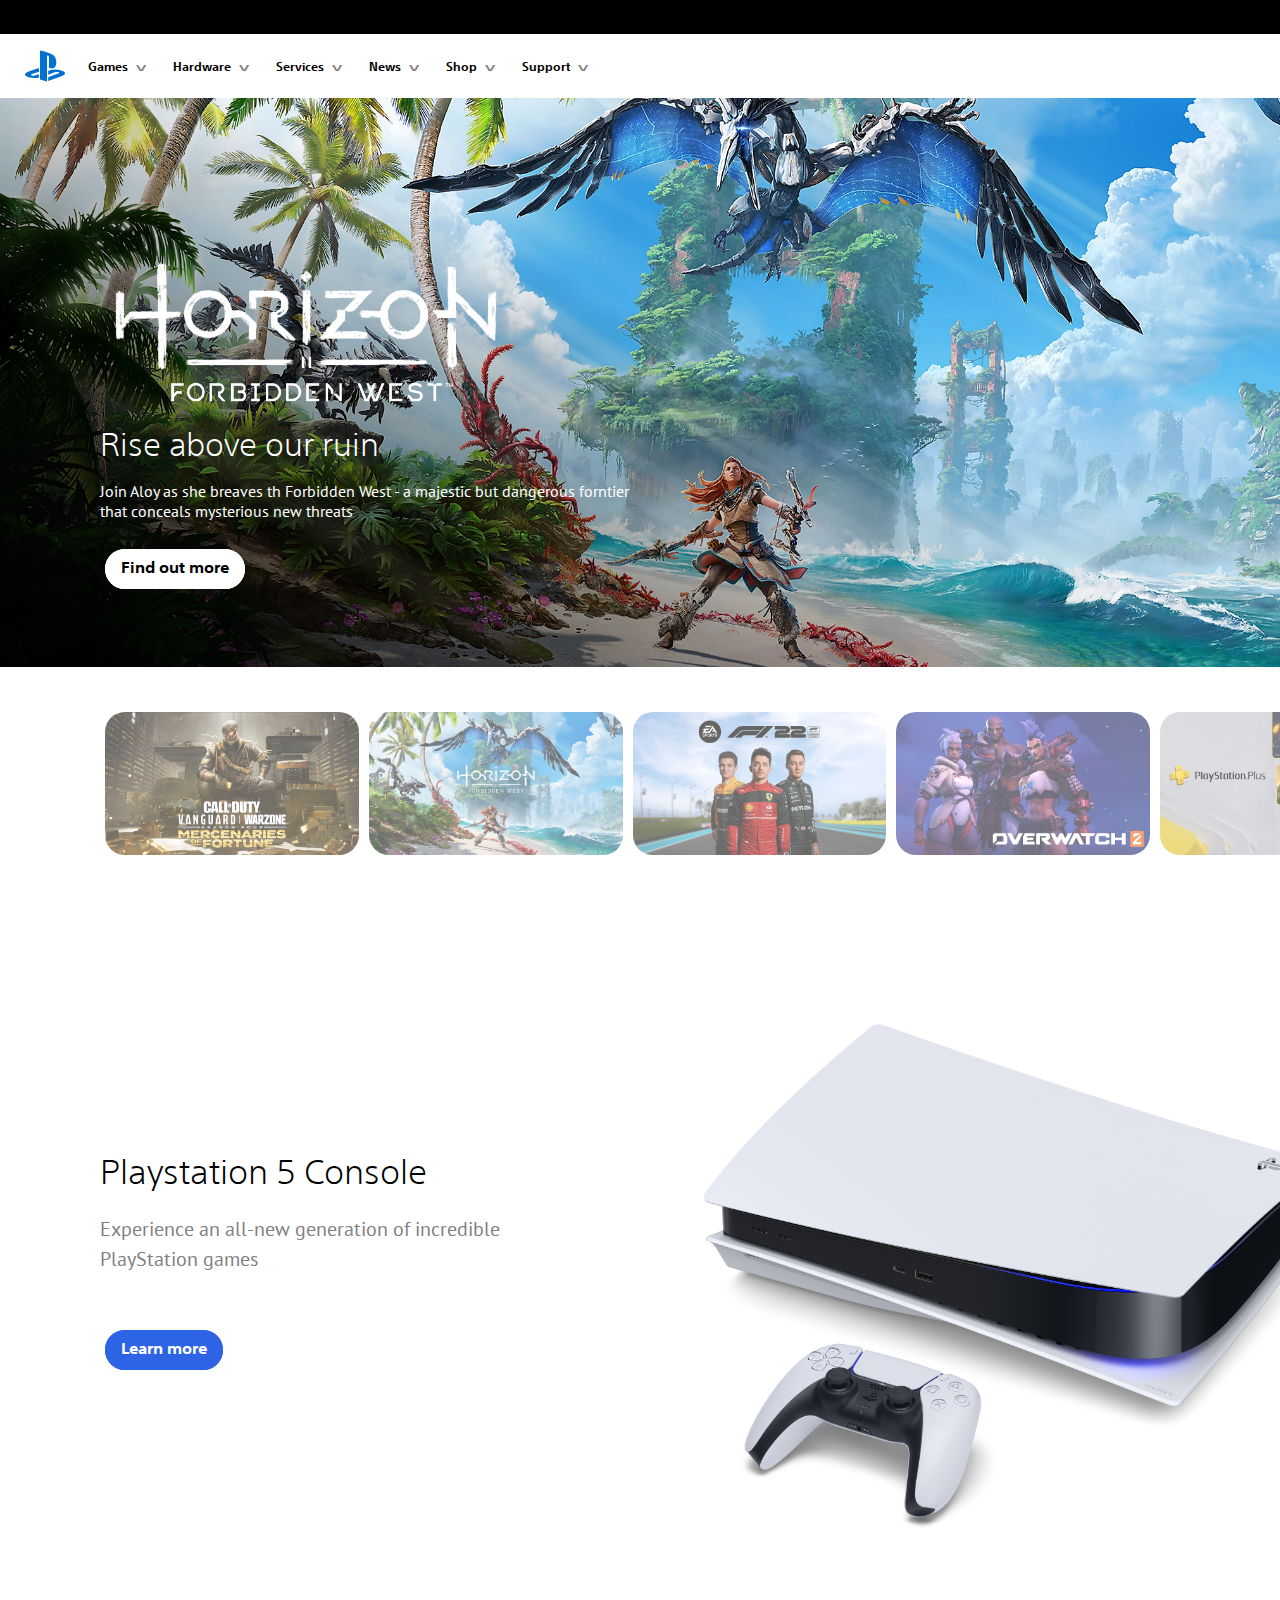
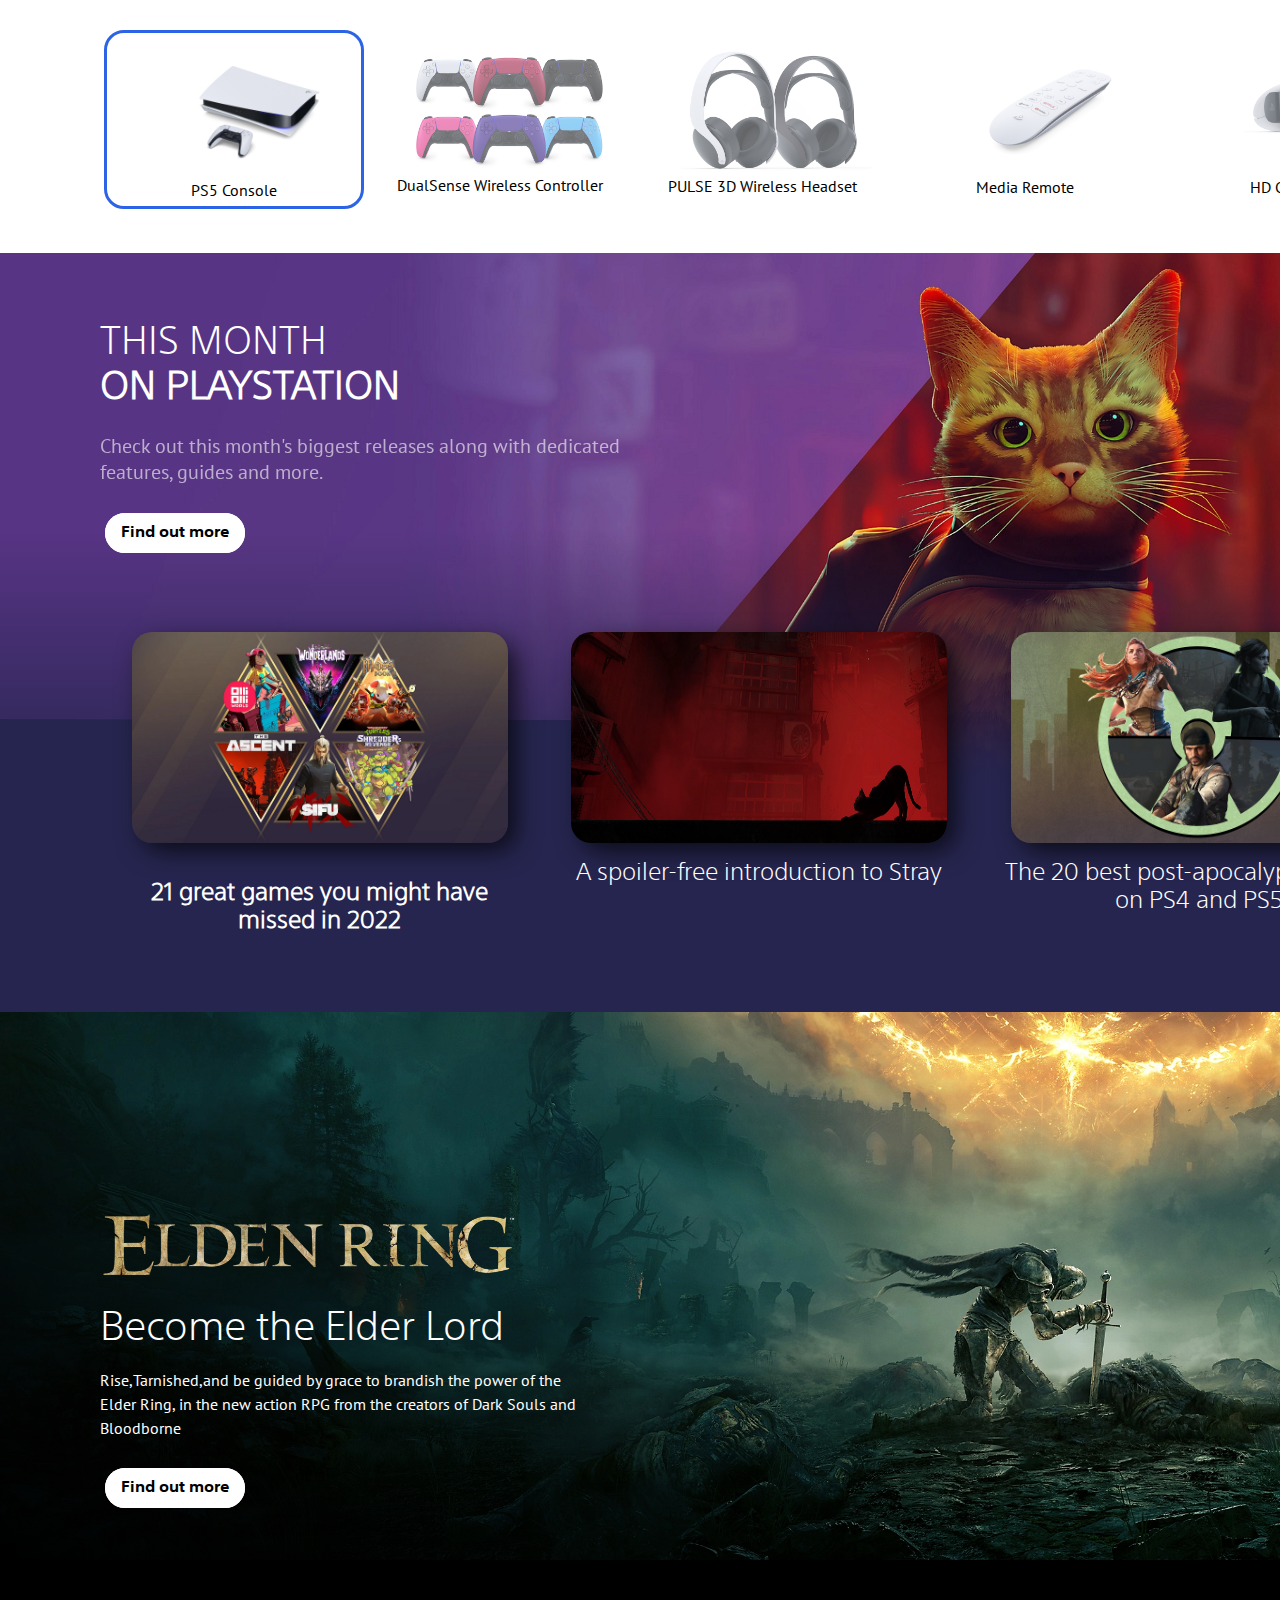
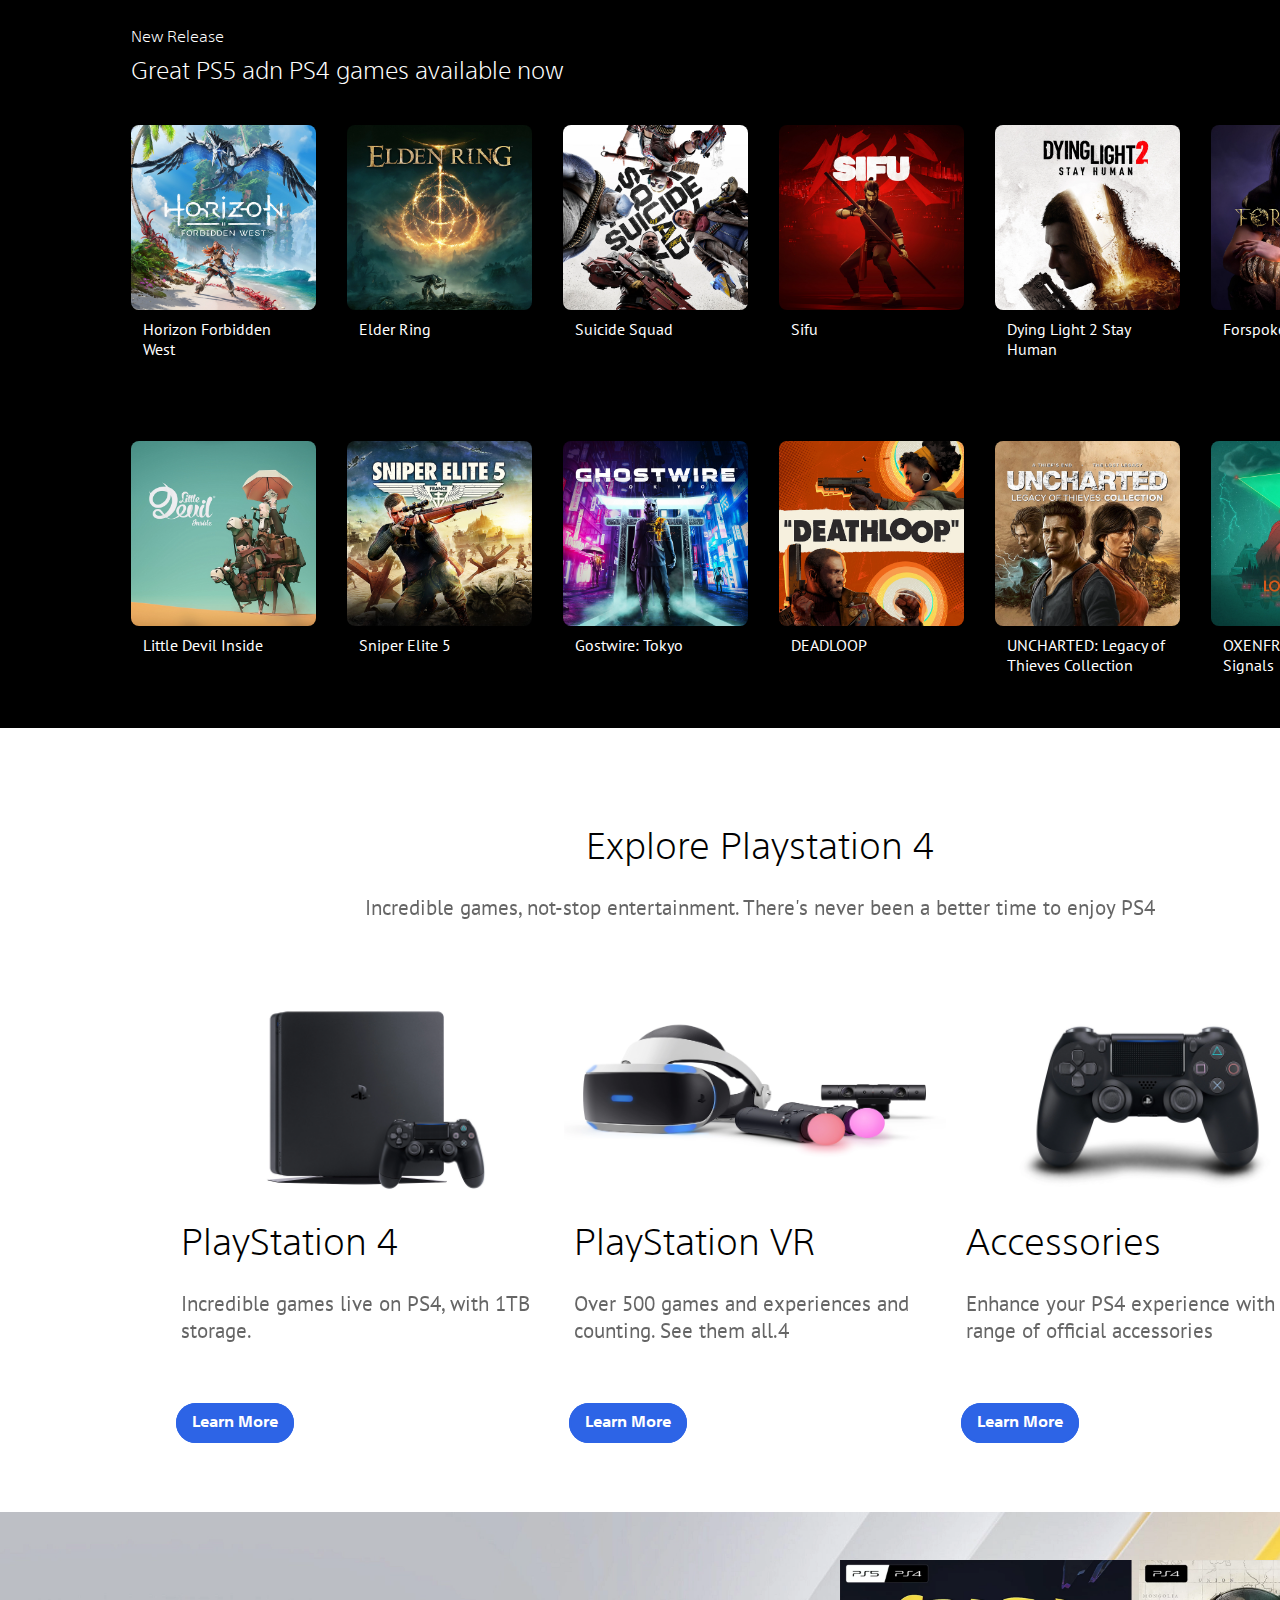
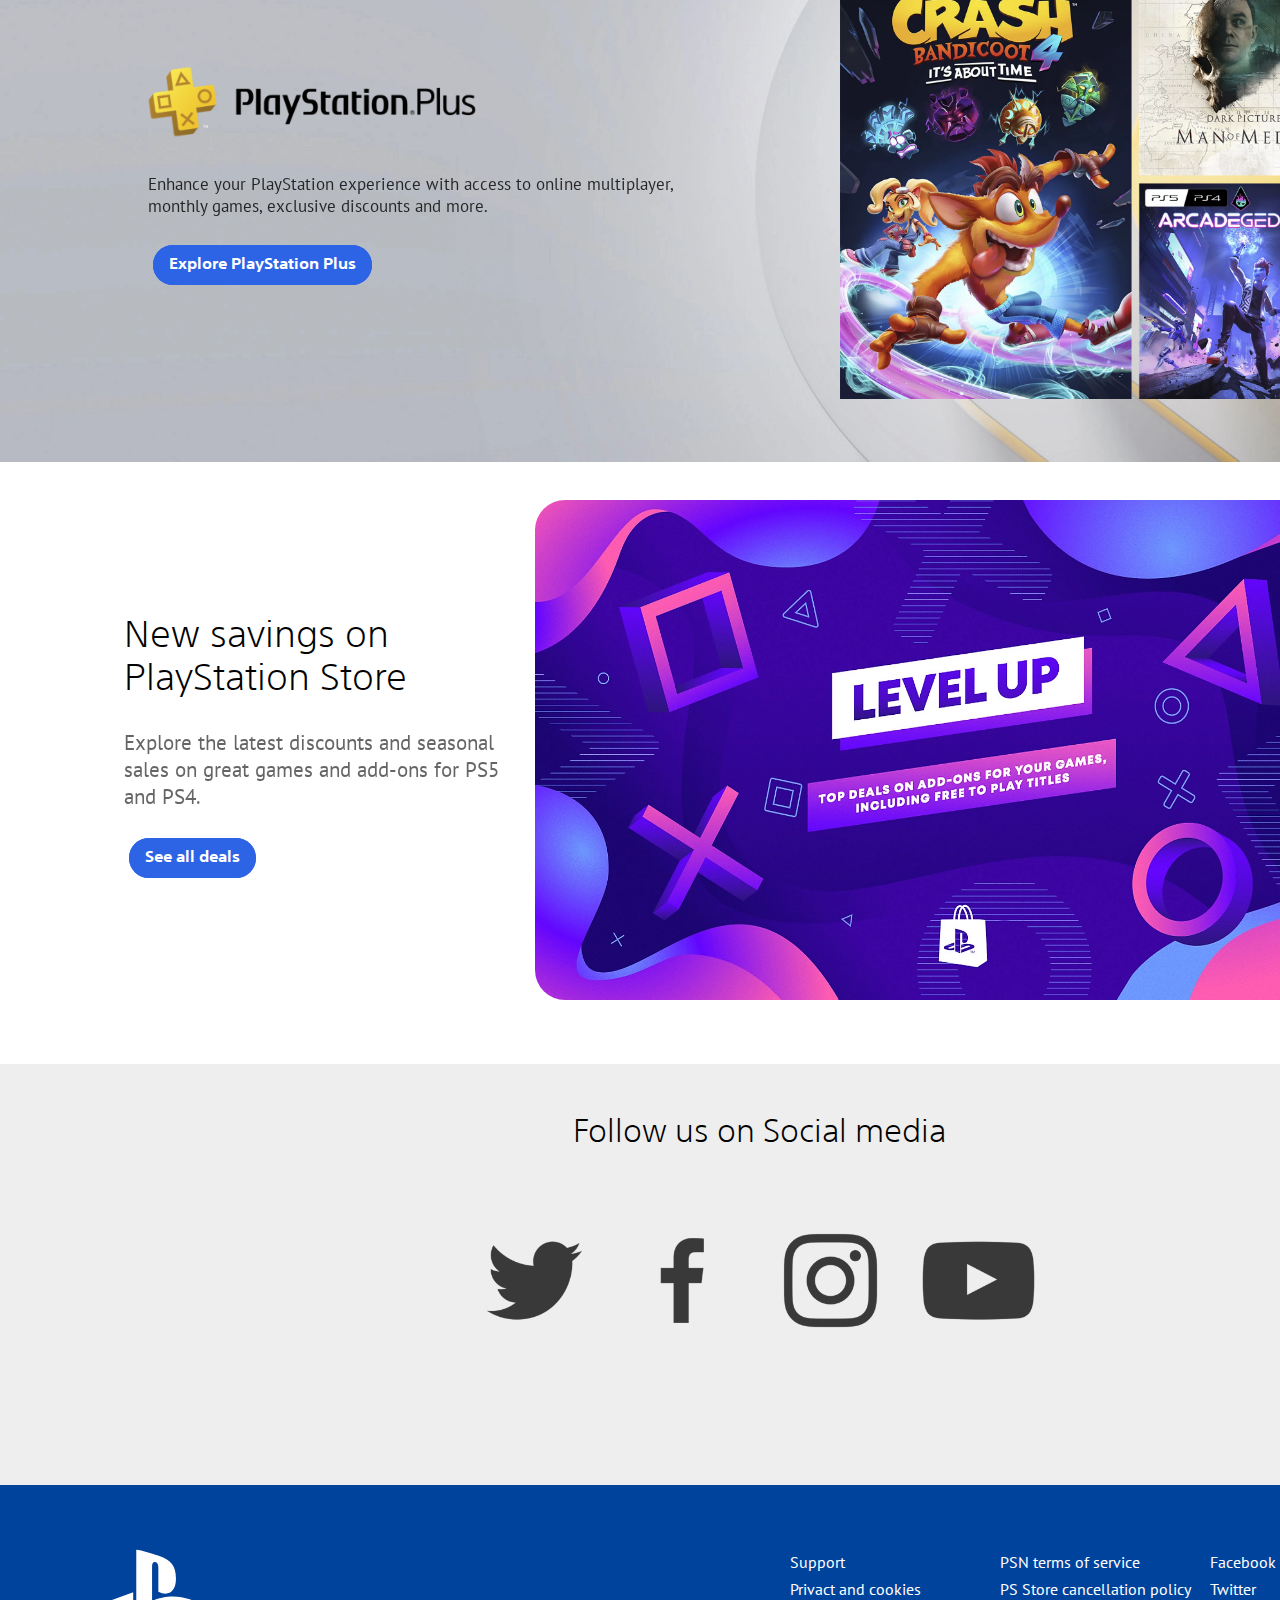
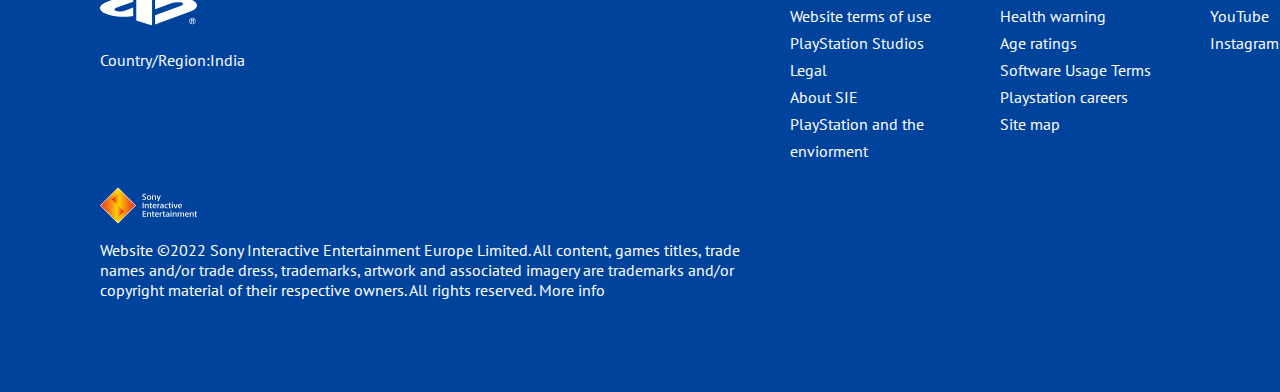
<file: index.html>
<!DOCTYPE html>
<html lang="en">
<head>
    <meta charset="UTF-8">
    <meta http-equiv="X-UA-Compatible" content="IE=edge">
    <meta name="viewport" content="width=device-width, initial-scale=1.0">
    <title>playstation</title>
    <link rel="stylesheet" href="play.css">

</head>
<body>

  <div class="sonybar">
    <div>
      <img class="sonylogo" src="images/sony_logo.svg" alt="">
    </div>
    </div>
  
    <header>
      <div class="logo">
        <img src="images/ps-logo.svg" alt="">
      </div>
      <div class="nav-links">
        <p class="nav-list">Games<span class="arrow">></span></p>
        <p class="nav-list">Hardware <span class="arrow">></span></p>
        <p class="nav-list">Services <span class="arrow">></span></p>
        <p class="nav-list">News <span class="arrow">></span></p>
        <p class="nav-list">Shop <span class="arrow">></span></p>
        <p class="nav-list">Support <span class="arrow">></span></p>
      </div>
      <div class="sign-div">
        <button class="sign-in-btn">Sign In</button>
      </div>
      <div>
        <img class="search-icon" src="images/sarch.svg" alt="">
      </div>
    </header>
    

    <div class="imghome">
       
        <div class="home-cont">

          <div class="home-logo-img">
          </div>
            <div class="home-head">
              <h1>Rise above our ruin</h1>
              <p class="home-dis">Join Aloy as she breaves th Forbidden West - a majestic but dangerous forntier that conceals mysterious new threats</p>
            </div>
            <button class="btn btn-border-pop">Find out more</button>
        </div>
    </div>

    <div class="row">
        <div class="column">
          <img class="roundedImg" src="images/call-of-duty-vanguard-s4-keyart-01-ps4-ps5-16jun22$en.webp" alt="Snow" style="width:100%">
        </div>
        <div class="column">
          <img class="roundedImg" src="images/horizon-forbidden-west-keyart-01-12may21$en.webp" alt="Forest" style="width:100%">
        </div>
        <div class="column">
          <img class="roundedImg" src="images/F1-22-SE-listing-thumb-en-02-21jun22.webp" alt="Mountains" style="width:100%">
        </div>
        <div class="column">
          <img class="roundedImg" src="images/overwatch-2-keyart-01-ps4-ps5-en-27jun22.webp" alt="Mountains" style="width:100%">
        </div>
        <div class="column">
          <img class="roundedImg" src="images/ps-plus-launch-keyart-01-en-18may22.webp" alt="Mountains" style="width:100%">
        </div>
      </div>

      <div class="con">
        <div class="ply-5">
          <div class="ps5-head">
            <h1>Playstation 5 Console</h1>
          </div>
          <div class="ps5-sub">

            <p>Experience an all-new generation of incredible</p>
            <p>PlayStation games</p>
          </div>

            <button class="btn2 btn-border-pop-blue">Learn more</button>
        </div>
        <div class="ps5-img">
           
        </div>
      </div>


      <div class="row">
        <div class="column5">
          <img class="roundedImg8" src="images/playstation-5-horizontal-product-shot-01-ps5-en-23nov20.webp" alt="Snow">
          <p>PS5 Console</p>
        </div>
        <div class="column4">
          <img class="roundedImg5" src="images/test-dualsense-hw2.webp" alt="Forest" >
          <p>DualSense Wireless Controller</p>
        </div>
        <div class="column4">
          <img class="roundedImg6" src="images/headset-collection-homepage-image-block-01-en-13oct21.webp" alt="Mountains" >
          <p>PULSE 3D Wireless Headset</p>
        </div>
        <div class="column4">
          <img class="roundedImg4" src="images/Media-Remote-square-image-block-ps5-01-en-09oct20.webp" alt="Mountains" >
          <p>Media Remote</p>
        </div>
        <div class="column4">
          <img class="roundedImg4" src="images/hd-camera-square-image-block-ps5-01-en-07dec20.webp" alt="Mountains">
          <p>HD Camera</p>
        </div>
      </div>



      <div class="monthPS">
        <div class="mnth-cont">
        <h1 class="mth-head">THIS MONTH</h1>
        <h1 class="mth-bold"><b>ON PLAYSTATION</b></h1>
          <div class="mth-sub">
            <p>Check out this month's biggest releases along with dedicated features, guides and more.</p>
          </div>
          <button class="btn btn-border-pop">Find out more</button>
        </div>
      </div>
        <div class="dis">
            
                <div class="row4">
                    <div class="column7">
                      <img class="roundedImg2" src="images/21-games-keyart-01-17jun22$en.webp" alt="Snow" >
                      <h2 class="mnth-dis">21 great games you might have missed in 2022</h2>
                    </div>
                    <div class="column7">
                      <img class="roundedImg2" src="images/spoiler-free-intro-stray-page-banner-hero-desktop-01-ps4-ps5-en-13jun22.webp" alt="Forest" >
                      <h2>A spoiler-free introduction to Stray</h2>
                    </div>
                    <div class="column7">
                      <img class="roundedImg2" src="images/best-post-apocalyptic-games-01-en-01jun22.webp" alt="Mountains" >
                      <h2>The 20 best post-apocalyptic games on PS4 and PS5</h2>
                    </div>
                </div>
        
        </div>


      <div class="ElderRing">
        <div class="elder-cont">
          <div>
            <img class="elder-img" src="images/elden-ring-logo-01-en-24jan22.webp" alt="">
          </div>
          <div class="elder-dis">
            <h1 class="elder-head">Become the Elder Lord</h1>
            <p class="elder-sub">Rise,Tarnished,and be guided by grace to brandish the power of the Elder Ring, in the new action RPG from the creators of Dark Souls and Bloodborne</p>
            <button class="btn btn-border-pop">Find out more</button>
          </div>
        </div>
      </div>

      <div class="blk-bg">
        <div class="newRelease">
          <h2 class="rele-head"><b> New Release </b></p>
          <h2 class="rele-sub">Great PS5 adn PS4 games available now</p>
        </div>
        <div class="row2">
            <div class="column2">
              <img class="roundedImg3" src="images/horizon-forbidden-west-store-art-01-01apr21$en.webp" alt="Snow" >
              <p class="new-rel-logo">Horizon Forbidden West</p>
            </div>
            <div class="column2">
              <img class="roundedImg3" src="images/elden-ring-store-art-01-ps5-03sep21$en.webp" alt="Forest">
              <p class="new-rel-logo">Elder Ring</p>
            </div>
            <div class="column2">
              <img class="roundedImg3" src="images/suicide-squad-KtJL-storeart-01-en-9dec21.webp" alt="Mountains">
              <p class="new-rel-logo">Suicide Squad</p>
            </div>
            <div class="column2">
              <img class="roundedImg3" src="images/sifu-store-art-01-en-9mar22.webp" alt="Mountains">
              <p class="new-rel-logo">Sifu</p>
            </div>
          
            <div class="column2">
              <img class="roundedImg3" src="images/dying-light-2-stay-human-store-art-01-03nov21$en.webp" alt="Mountains">
              <p class="new-rel-logo">Dying Light 2 Stay Human</p>
            </div>
         
            <div class="column2">
              <img class="roundedImg3" src="images/forspoken-pack-01-en-ps5-06jan22.webp" alt="Mountains">
              <p class="new-rel-logo">Forspoken</p>
            </div>

            <div class="column2">
                <img class="roundedImg3" src="images/little-devil-inside-store-art-01-ps4-ps5-26may21$en.webp" alt="Mountains">
                <p class="new-rel-logo">Little Devil Inside</p>
            </div>
            <div class="column2">
                <img class="roundedImg3" src="images/sniper-elite-5-store-art-01-en-25apr22.webp" alt="Mountains">
                <p class="new-rel-logo">Sniper Elite 5</p>
            </div>
            <div class="column2">
                <img class="roundedImg3" src="images/ghostwire-tokyo-store-art-01-ps5-en-08jun20.webp" alt="Mountains">
                <p class="new-rel-logo">Gostwire: Tokyo</p>
            </div>
            <div class="column2">
                <img class="roundedImg3" src="images/deathloop-store-art-01-ps4-ps5-en-20nov20.webp" alt="Mountains">
                <p class="new-rel-logo">DEADLOOP</p>
            </div>
            <div class="column2">
                <img class="roundedImg3" src="images/uncharted-legacy-of-thieves-pack-01-ps5-14apr22$en.webp" alt="Mountains">
                <p class="new-rel-logo">UNCHARTED: Legacy of Thieves Collection</p>
            </div>
            <div class="column2">
                <img class="roundedImg3" src="images/oxenfree-ii-lost-signals-store-art-01-ps4-03dec21$en.webp" alt="Mountains">
                <p class="new-rel-logo">OXENFREE 2:Lost Signals</p>
            </div>
        
          </div>
      </div>

      <div class="white-bg">
        <div class="white-head">

          <h1 class="ply-head">Explore Playstation 4</h1>

          <p class="main-dis">Incredible games, not-stop entertainment. There's never been a better time to enjoy PS4</p>
        </div>

          <div class="white-row">
            <div class="ply-st4">
              <img class="ply-st4-img" src="images/ps4-slim-homepage-image-block-04-en-09oct20.webp" alt="">
              <div class="white-dis">
                <h1 class="ply-head">PlayStation 4</h1>
                <p class="ply-dis">Incredible games live on PS4, with 1TB storage.</p>
              </div>
              <button class="btn2 btn-border-pop-blue">Learn More</button>
            </div>
            <div class="ply-vr">
              <img class="ply-vr-img" src="images/double11-202010-tw-psvr.webp" alt="">
              <div class="white-dis">
                <h1 class="ply-head">PlayStation VR</h1>
                <p class="ply-dis">Over 500 games and experiences and counting. See them all.4</p>
              </div>
              <button class="btn2 btn-border-pop-blue">Learn More</button>
            </div>
            <div class="ply-acess">
              <img class="ply-acess-img" src="images/dualshock-4-listing-thumb-01-ps4-en-12oct20.webp" alt="">
              <div class="white-dis">
                <h1 class="ply-head">Accessories</h1>
                <p class="ply-dis">Enhance your PS4 experience with a range of official accessories</p>
              </div>
              <button class="btn2 btn-border-pop-blue">Learn More</button>
            </div>
          </div>
      </div>

      <div class="gray-bg">

        <div class="gray-bg-padding">

        
          <div class="play-plus">
            <div class="logo-title">
              <img class="logo-img" src="images/ps-plus-black-badge-01-22sep20.webp" alt="">
            </div>
            <div>
              <p class="plus-dis">Enhance your PlayStation experience with access to online multiplayer, monthly games, exclusive discounts and more.</p>
            </div>
            <div>
              <button class="btn2 btn-border-pop-blue">Explore PlayStation Plus</button>
            </div>
          </div>
          <div class="img3-bk">
               <img class="img3" src="images/ps-plus-monthly-games-featured-image-block-02-24jun22$en.webp" alt=""> 
          </div>
        </div>
      </div>


        <div class="new-save-cont">
          <div class="new-save-text">
            <div class="newsav-head">
              <h2 class="newsave-heading">New savings on PlayStation Store</h2>
            </div>
            <div>
              <p class="newsave-dis">Explore the latest discounts and seasonal sales on great games and add-ons for PS5 and PS4.</p>
            </div>
            <div>
              <button class="btn2 btn-border-pop-blue">See all deals</button>
            </div>
          </div>
          <div class="offer-cont">
            <img class="offer-img" src="images/level-up-sale-image-block-01-21jun22$en-gb.webp" alt="">
          </div>
        </div>
    

        <div class="social-cont">
          <div class="social-text">
            <h1>Follow us on Social media</h1>
          </div>
          <div class="social-icons">
            <ul class="icons">
              <li class="icon"><img class="icon-img" src="images/twitter-monochrome-icon-01-en-13may21.webp" alt=""></li>
              <li class="icon"><img class="icon-img" src="images/facebook-monochrome-icon-01-en-13may21.webp" alt=""></li>
              <li class="icon"><img class="icon-img" src="images/instagram-monochrome-icon-01-en-13may21.webp" alt=""></li>
              <li class="icon"><img class="icon-img" src="images/youtube-monochrome-icon-01-en-13may21.webp" alt=""></li>
            </ul>
          </div>
        </div>

        <footer class="footer">
            <div class="ft-content-grid">
              <div class="ft-row">
                <img src="images/ps-bug.svg" alt="">
                <div class="country">
                  <i class="globe uil uil-globe"></i>
                  <p>Country/Region:India</p>
                </div>
                <div class="sie">
                  <img src="images/sie.svg" alt="">
                </div>
                <div class="more-info">
                 <p>Website ©2022 Sony Interactive Entertainment Europe Limited. All content, games titles, trade names and/or trade dress, trademarks, artwork and associated imagery are trademarks and/or copyright material of their respective owners. All rights reserved. More info</p> 
                </div>
              </div>
              <div class="ft-row2">
                <p>Support</p>
                <p>Privact and cookies</p>
                <p>Website terms of use</p>
                <p>PlayStation Studios</p>
                <p>Legal</p>
                <p>About SIE</p>
                <p>PlayStation and the enviorment</p>
              </div>
              <div class="ft-row2">
                <p>PSN terms of service</p>
                <p>PS Store cancellation policy</p>
                <p>Health warning</p>
                <p>Age ratings</p>
                <p>Software Usage Terms</p>
                <p>Playstation careers</p>
                <p>Site map</p>
              </div>
              <div class="ft-row2">
                <p>Facebook</p>
                <p>Twitter</p>
                <p>YouTube</p>
                <p>Instagram</p>
              </div>
            </div>
        </footer>
        


</body>
</html>
</file>
<file: play.css>
@import url('https://fonts.googleapis.com/css2?family=PT+Sans&display=swap');
@font-face {
  font-family: PSfont;
  src: url(font/SSTBold.TTF);
  font-weight: 400;
}
@font-face {
  font-family: PShead;
  src: url(font/SSTLight.TTF);
  font-size: 26px;
  line-height: 24px;
  text-align: start;
  letter-spacing: normal;
  font-weight: 100;
}
p{
  font-family: 'PT Sans', sans-serif;
}
h1,h2,h3{
  font-family: PShead;
    font-weight: 100;
}

*{
    margin: 0;
    padding: 0;
}
body{
  width: 1519px;
}
  


.btn {

  padding: .5em 1em;
  border: none;
  position: relative;
  cursor: pointer;
  border-radius: 40px;
  padding-top: 8px;
  padding-bottom: 12px;
  padding-left: 16px;
  padding-right: 16px;
  border: none;
  background-color: #ffffff;
  color: rgb(0, 0, 0);
  margin-top: 28px;
  font-family: PSfont;
  margin-left: 5px;
  font-size: 16px;

  --background-color: #ffffff;
  --background-color-2: #2d64e6;
   --color: white;
  --border-size: 2px;
}

.btn.btn-border-pop::before {
  content: '';
  position: absolute;
  top: 0;
  left: 0;
  right: 0;
  bottom: 0;
  z-index: 1;
  border-radius: 40px;
  border: var(--border-size) solid var(--background-color);
  transition: top, left, right, bottom, 100ms ease-in-out;
}

.btn.btn-border-pop:hover::before,
.btn.btn-border-pop:focus::before {
  top: calc(var(--border-size) * -2);
  left: calc(var(--border-size) * -2);
  right: calc(var(--border-size) * -2);
  bottom: calc(var(--border-size) * -2);
}


.btn2 {
  background-color: var(--background-color);
  color: #222;
  padding: .5em 1em;
  border: none;
  position: relative;
  cursor: pointer;
  border-radius: 40px;
  padding-top: 8px;
  padding-bottom: 12px;
  padding-left: 16px;
  padding-right: 16px;
  border: none;
  background-color: #2d64e6;
  color: rgb(255, 255, 255);
  margin-top: 28px;
  font-family: PSfont;
  margin-left: 5px;
  font-size: 16px;

  --background-color: #ffffff;
  --background-color-2: #2d64e6;
   --color: white;
  --border-size: 2px;
}
.btn2.btn-border-pop-blue::before {
  content: '';
  position: absolute;
  top: 0;
  left: 0;
  right: 0;
  bottom: 0;
  z-index: 1;
  border-radius: 40px;
  border: var(--border-size) solid var(--background-color-2);
  transition: top, left, right, bottom, 100ms ease-in-out;
}

.btn2.btn-border-pop-blue:hover::before,
.btn2.btn-border-pop-blue:focus::before {
  top: calc(var(--border-size) * -2);
  left: calc(var(--border-size) * -2);
  right: calc(var(--border-size) * -2);
  bottom: calc(var(--border-size) * -2);
}
.sonybar{
  width: 1519px;
  height:34px;
    background-color: black;
    
}

.sonylogo{
  width: 75px;
  height: 35px;
  margin-left: 1436px;
}

header{
  display: flex;
  height: 64px;
  padding-left: 20px;
}

.logo{
  width: auto;
  height: auto;
  padding-top: 7px;
  margin-right: 8px;
}

.nav-links{
  display:flex;
  width: 700px;
  padding-top: 10px;
  height: auto;
  margin-left: 10px;
  
}


.nav-list{

  display: flex;
  padding-top: 14px;
  padding-right: 25px;
  font-family: PSfont;
  font-size: 12px;
  text-align: c;
  margin-right: 10px;
}

.arrow{

  font-family: 'Courier New', Courier, monospace;
  width: 10px;
  height: 23px;
  font-weight: bold;
  transform:scale(1.5,1) rotate(90deg);
  color: gray;
}

.sign-div{
  padding-top: 20px;
  width: 45%;
  display: flex;
  justify-content: flex-end;
}

.sign-in-btn{
  background-color: black;
  color: white;
  border-radius: 50px;
  width: 94px;
  height: 24px;
  font-weight: bolder;

}

.search-icon{
  width: 53px;
  height: 24px;
  margin-top: 20px;
}


.imghome{
  background-color: #00439c;
  padding-left: 100px;
  width: 1419px;
  height: 569px;
    z-index: -2;
   background-image:    linear-gradient(30deg,
   rgba(0, 0, 0, 0.984),
   rgba(0, 0, 0, 0) 50%),url(images/horizon-forbidden-west-hero-banner-desktop-01-en-07may21.webp);
   background-repeat: no-repeat;
   background-size: 1519px 569px;
}

.home-cont{

  width: 39%;
  height: 100%;
  padding-top: 161px;
}

.home-logo-img{
  background-image: url(images/horizon-forbidden-west-white-logo-01-ps5-07may21$en.webp);
  background-size: 413px 151px;
  background-repeat: no-repeat;
  width: 100%;
  height: 147px;
  margin-bottom: 20px;

}

.home-dis{
  margin-top: 18px;
}

.home-head{
  color: white;
}

.column {
    float: left;
    width: 33.33%;
    padding: 5px;
  }
.column1-2 {
    float: left;
    width: 33.33%;
    padding: 5px;
  border-radius: 20px;
  border: 3px solid #2d64e6;
  }
.column2 {
    float: left;
    width: 33.33%;
    padding-right: 31px;
    height: 285px;
    width: 185px;
    padding-top: 31px;
    text-align: left;
  }


.newRelease{
  color: white;
  width: 1272px;
  height: 68px;
  margin-left: 131px;
  margin-right: 111px;
  padding-top: 20px;
  margin-top: 30px;
} 

.rele-head{
  font-size: medium;
  margin-bottom: 10px;
}

.new-rel-logo{
  color: white;
  margin-top: 5px;
  margin-left: 12px;
  font-size: 16px;
  padding-right: 12px;
}
  /* Clear floats after image containers */
  .row {
    content: "";
    clear: both;
    display: flex;
    justify-content: space-around;
    padding-left: 100px;
    padding-right: 100px;
    margin-top: 40px;
    margin-bottom: 40px;
    
  }
  .row2 {
    content: "";
    clear: both;
    display: flex;
    flex-wrap: wrap;
    margin-left: 131px;

  }
  
  .row4 {
    clear: both;
    display: flex;
    justify-content: space-around;
    padding-left: 100px;
    padding-right: 100px;
  }

.con{
  width: 100%;
  height: 686px;
  display: flex;

  margin-top: 40px;

  }

  .ps5-head{
    height: 46px;
    width: 390px;
    margin-top: 248px;
    font-size: 17px;
  }

  .ps5-sub{
    margin-top: 16px;
    margin-bottom: 28px;
  }

  .ps5-sub p{
    font-size: 20px;
    line-height: 30px;
    color: gray;
  }

.ply-5{

   width:429px;
   height: 686px;
    margin-left: 100px;
}
.ps5-img{

  width: 858px; 
  height: 686px;
   background-image: url(images/playstation-5-horizontal-product-shot-01-ps5-en-23nov20.webp) ; 

  background-size: 720px 720px;
  background-repeat: no-repeat;
  margin-left: 125px;
  background: linear-gradient(to right);
}

.column4{
  width:254px;
  height: 183px;
  border-radius: 20px;
  text-align: center;
}
.column5{
  width:254px;
  height: 173px;
  border-radius: 20px;
  border: 3px solid #2d64e6;
  text-align: center;
}
.column7{
  width:400px;

  border-radius: 20px;
  margin-top: -180px;
  text-align: center;
  color: white;
  
}

  .roundedImg{
    border-radius: 20px;
    opacity: 0.6;
    transition: 0.3s;
  }
  .roundedImg:hover{
    opacity: 1;
    box-shadow: 9px 9px 26px -2px rgba(0, 0, 0, 0.55);
    margin-top: -5px;
  }
  .roundedImg3{
    border-radius: 8px;
    height: 185px;
    width: 185px;
    transition: transform .2s; 
  }
.roundedImg3:hover{
  transform: scale(1.03);
}

  .roundedImg2{
    border-radius: 20px;
    margin-top: -100px;
    margin: 10px;
    height: 211px;
    width: 376px;
    box-shadow: 9px 9px 26px -2px rgba(0,0,0,0.75);
    transition: transform .2s; 
  }

  .roundedImg2:hover{
    transform: scale(1.03);
  }
  .roundedImg8{
    border-radius: 20px;
    height: 132px;
    width: 138px;
    margin-left: 50px;
    margin-top: 11px;

  }
  .roundedImg4{
    border-radius: 20px;
    height: 132px;
    width: 138px;
    margin-left: 50px;
    margin-top: 11px;
    opacity: 0.6;
    transition: 0.3s; 
  }


  .roundedImg4:hover{
    opacity: 1;
  }
  .roundedImg5{
    border-radius: 20px;
    height: 121px;
    width: 215px;
    margin-left: 20px;
    margin-top: 20px;
    opacity: 0.6;
    transition: 0.3s; 
  }

  .roundedImg5:hover{
    opacity: 1;
  }
  .roundedImg6{
    border-radius: 20px;
    height: 122px;
    width: 215px;
    margin-left: 20px;
    margin-top: 20px;
    opacity: 0.6;
    transition: 0.3s; 
  }

  .roundedImg6:hover{
    opacity: 1;
  }

  .playstation-5{
    width: 50%;
    margin-right: -500px;
    
  }

  .monthPS{
    width: 1419px;
    height: 494px;
    background-image: linear-gradient(0deg,
    #26254f,
    rgba(255, 255, 255, 0) 50%), url(images/template-this-month-on-playstation-jul-homepage-background-desktop-01-en-20jun22.webp);
    background-size: 1519px 550px;
    background-repeat: no-repeat;
    padding-left: 100px;
    padding-top: 64px;
  }
  .mnth-cont{
    width: 50%;
    height: 550px;
    color: white;
  }
  .mth-head{
    font-size: 39px;
  }
  .mth-bold{
    font-size: 39px;
    font-weight: bolder;
  }

  .mnth-dis{
    font-weight: bold;
    margin-top: 20px;
  }

  .mth-sub{
    opacity: 0.6;
    font-size: 20px;
    margin-top: 26px;
    padding-right: 140px;
  }

  .dis{
    background-color: #26254f;
    width: 1519px;
    height: 210px;
    margin-top: -9px;
   
  }

  .ElderRing{
    background-image:    linear-gradient(to top right,
    rgb(0, 0, 0),
    rgba(255, 255, 255, 0) 50%), url(images/elden-ring-hero-banner-desktop-01-en-24jan22.webp);
    background-size: 1519px 550px;
    background-repeat: no-repeat;
    width: 1419px;
    height: 553px;
    padding-left: 100px;
  }

  .elder-cont{

    width: 35%;
    height: 100%;
    padding-top: 190px;
  }
  .elder-img{
    width: 84%;
  }

  .elder-dis{
    color: white;
  }
  .elder-head{
    margin-top: 10px;
    font-size: 40px;
  }
  .elder-sub{
    margin-top: 20px;
    color: white;
    line-height: 24px;
  }


  .blk-bg{
    background: black;
    margin-top: -5px;
    width: 100%;
    height:47rem;
    padding-top: 16px;
  }




.gray-bg{
  background-color: gray;
  width:100%;
  height: 550px;
  z-index: -2;
  background-image: url(images/ps-plus-monthly-games-banner-desktop-01-en-27may22.webp);
  background-size: 1519px 550px;
  background-repeat: no-repeat;
}


.gray-bg-padding{
  position: relative;

  width: 100%;
  height: 440px;
  display: flex;
  padding-top: 48px;
  padding-bottom: 68px;

}

.play-plus{
  position: relative;
  width: 50%;
  height: 100%;
  margin-left: 100px;
  padding-left: 48px;
  padding-right: 48px;
}

.img3-bk{
  width: 50%;
  height: 100%;
  margin-right: 100px;
  padding-left: 64px;
}


.logo-title{
  position:relative;
  height: 100px;
  width: 100%;
  padding-top: 105px;
}

.logo-img{
  position:relative;
  width: 328px;
  height: 73px;
}

.plus-dis{
  margin-top: 8px;
  opacity: .8;
  font-size: 17px;
  padding-right: 37px
}

.img3{
  position: relative;
  width: 515px;
  height: 439px;

}

.new-save-cont{
  width: 85%;
  height: 500px;
  margin-top: 38px;
  margin-bottom: 64px;
  padding-left: 100px;
  padding-right: 100px;
  z-index: -2;
  display: flex;
}

.new-save-text{
  position: relative;
  width: 30%;
  padding-left: 24px;
  padding-right: 24px;
}

.newsav-head{
  height: 97px;
  width: 390px;
  margin-top: 112px;
}
.newsave-heading{
  font-size: 37px;
}

.newsave-dis{
  opacity: .6;
  font-size: 21px;
  margin-top: 20px;
}

.offer-cont{
  position: relative;
  width: 70%;
}

.offer-img{
  position: relative;
  width: 100%;
  height: 100%;
  border-radius: 30px;
}

.social-cont{

  background-color: #eeeeee;
  position: relative;

  width: auto;
  height: 305px;
  margin-top: 38px;
  padding-top: 48px;
  padding-bottom: 68px;
  z-index: -2;
  display: flex;
  flex-direction: column;
}

.social-text{
  position: relative;
  width: 100%;
  height: 40px;
  text-align: center;
}

.social-icons{

  width: 100%;
  height: 400px;
}

.icons{
  position: relative;
  height: 100%;
  display: flex;
  list-style: none;
  align-items: center;
  padding-left: 476px;
  padding-right: 476px;
}
.icon{
  margin-right: 31px;
}

.icon-img{
  height: 117px;
  width: 117px;
}

.white-bg{
  width:1519 px;
  height: 40rem;
  margin-top: 48px;
  margin-bottom: 48px;
  padding-left: 100px;
  padding-right: 100px;
  padding-top: 48px;
}

.white-head{
  text-align: center;
  
}

.white-row{
  
  display: flex;
  
  height: 466px;
  width: 1320px; 
  justify-content: center;
  padding-top: 70px;

  
}

.white-dis{
  margin: 10px;
  height: 145px;
  margin-top: 7px;
}
.ply-head{
  font-size: 37px;
}

.main-dis{
  margin-top: 27px;
  opacity: .6;
  font-size: 21px;
}
.ply-dis{
  width: 365px;
  margin-top: 27px;
  opacity: .6;
  font-size: 21px;
}
.ply-st4{
  margin-right: 10px;
  width: 29%;
  height: 100%;
}

.ply-vr{
  margin-right: 10px;
  width: 29%;
  height: 100%;
}

.ply-acess{
  margin-right: 10px;
  width: 29%;
  height: 100%;
}

.ply-st4-img{
  height: 218px;
  width: 100%;
}
.ply-vr-img{
  height: 218px;
  width: 100%;
}

.ply-acess-img{
  height: 218px;
  width: 100%;
}

.footer{
  background-color: #00439c;
  width: auto;
  height: 379px;
  padding-right: 100px;
  padding-left: 100px;
  padding-top: 64px;
  padding-bottom: 64px;

}

.ft-content-grid{

  width: 1320px;
  height: 368px;
  display: flex;
}

.ft-row{

  width: 752px;
  height: 100%;
  margin-right: 10px;
}

.ft-row img{
  width: 97px;
  height: 77px;
}
.ft-row2{
  
  width: 221px;
  height: 100%;
  margin-right: 10px;
  color: white;
  line-height: 27px;
}
.ft-row2 p{
  cursor: pointer;
}
.more-info{
  color: white;

  margin-top: -8px;;
}
.sie{
  margin-top: 97px;
}
.country{
  color: white;
  display: flex;
  margin-top: 20px;
}

.globe{
  margin-top: 1.5px;
}
</file>
